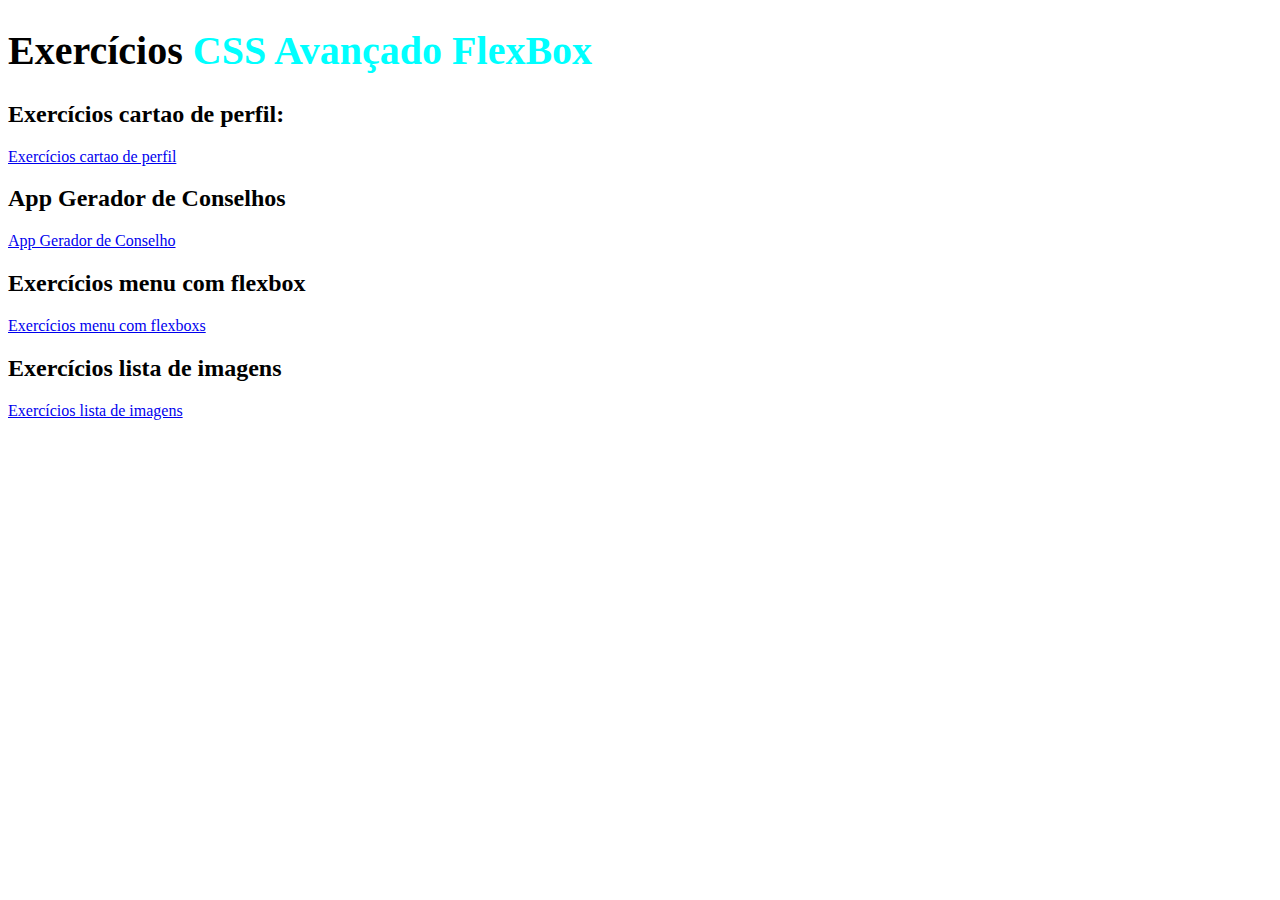
<file: index.html>
<!DOCTYPE html>
<html lang="pt-BR">
  <head>
    <meta charset="UTF-8" />
    <meta http-equiv="X-UA-Compatible" content="IE=edge" />
    <meta name="viewport" content="width=device-width, initial-scale=1.0" />
    <title>Desafios do curso DevQuest</title>
  </head>
  <style>
    h1 {
      color: rgb(0, 0, 0);
      font-size: 40px;
    }
    span {
      color: aqua;
    }
  </style>
  <body>
    <h1>Exercícios <span> CSS Avançado FlexBox</span></h1>

    <h2>Exercícios cartao de perfil:</h2>
    <a
      href="1-Exrercício cartao de perfil/profile-card-component-main/index.html  "
      target="_blank"
    >
      Exercícios cartao de perfil</a
    >

    <h2>App Gerador de Conselhos</h2>
    <a
      href="2-App Gerador de conselhos/advice-generator-app-main/index.html"
      target="_blank"
    >
      App Gerador de Conselho</a
    >

    <h2>Exercícios menu com flexbox</h2>
    <a
      href="3-Exercício menu com flexbox 📃/Exercício-menu-flexbox/index.html"
      target="_blank"
    >
      Exercícios menu com flexboxs</a
    >

    <h2>Exercícios lista de imagens</h2>
    <a
      href="4-Exercício lista de imagens/lista-imagens-pinturas/index.html"
      target="_blank"
    >
      Exercícios lista de imagens</a
    >
  </body>
</html>
</file>
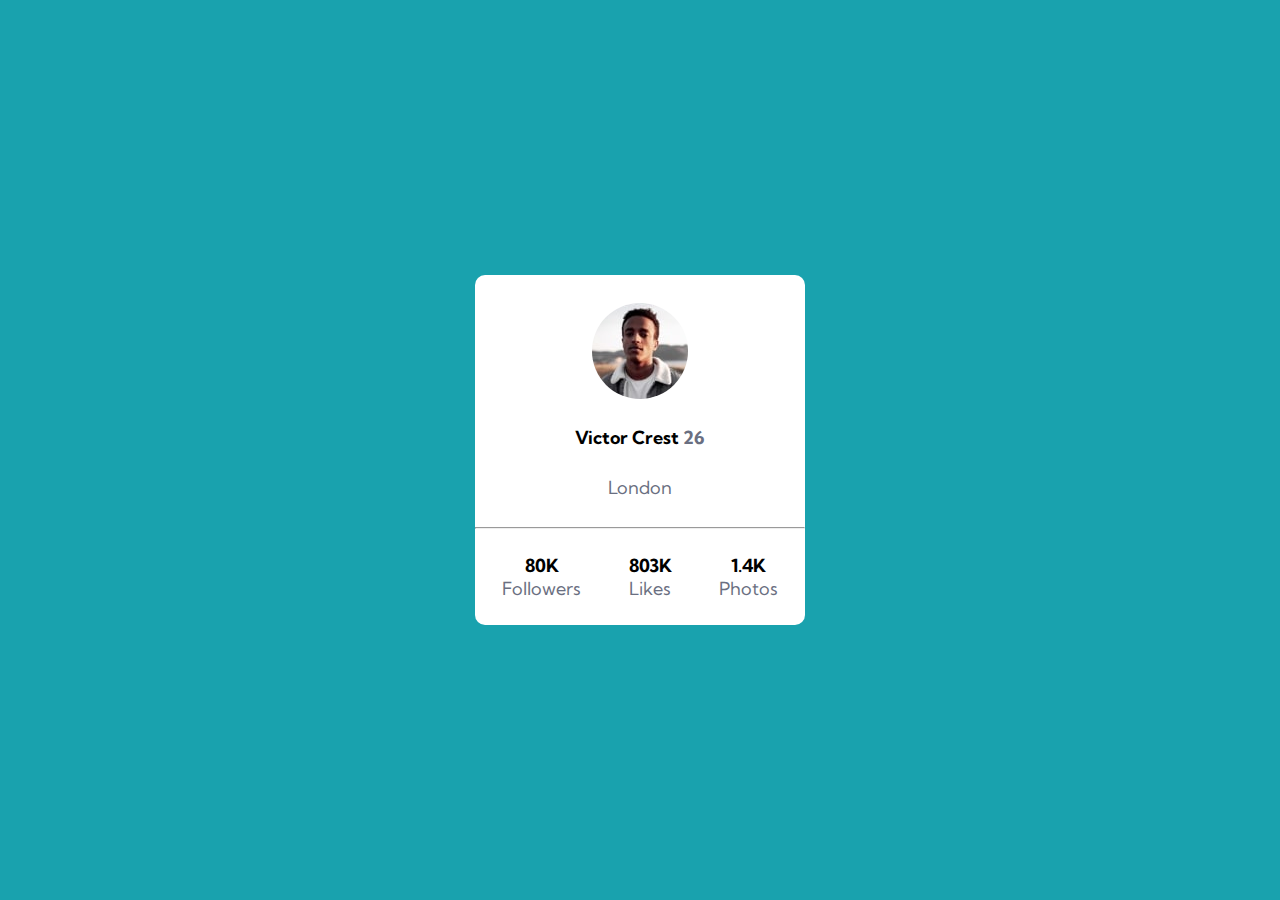
<file: 1-Exrercício cartao de perfil/profile-card-component-main/index.html>
<!DOCTYPE html>
<html lang="en">
  <head>
    <meta charset="UTF-8" />
    <meta name="viewport" content="width=device-width, initial-scale=1.0" />
    <link
      rel="icon"
      type="image/png"
      sizes="32x32"
      href="./src/images/favicon-32x32.png"
    />
    <link rel="stylesheet" href="./src/reset.css" />
    <link rel="stylesheet" href="./src/variables.css" />
    <link rel="stylesheet" href="./src/style.css" />
    <title>Frontend Mentor | Profile card component</title>
  </head>
  <body>
    <main class="container">
      <div class="cartao">
        <div class="informacao-1">
          <img
            class="perfil"
            src="./images/image-victor.jpg"
            alt="imagem de perfil"
          />
          <p>Victor Crest <span class="idade">26</span></p>
          <span class="cidade">London</span>
        </div>
        <hr />

        <ul class="informacao-2">
          <li class="conteudo">
            <p class="numeros">80K</p>
            <span class="quantidade">Followers</span>
          </li>

          <li class="conteudo">
            <p class="numeros">803K</p>
            <span class="quantidade">Likes</span>
          </li>

          <li class="conteudo">
            <p class="numeros">1.4K</p>
            <span class="quantidade">Photos</span>
          </li>
        </ul>
      </div>
    </main>
  </body>
</html>
</file>
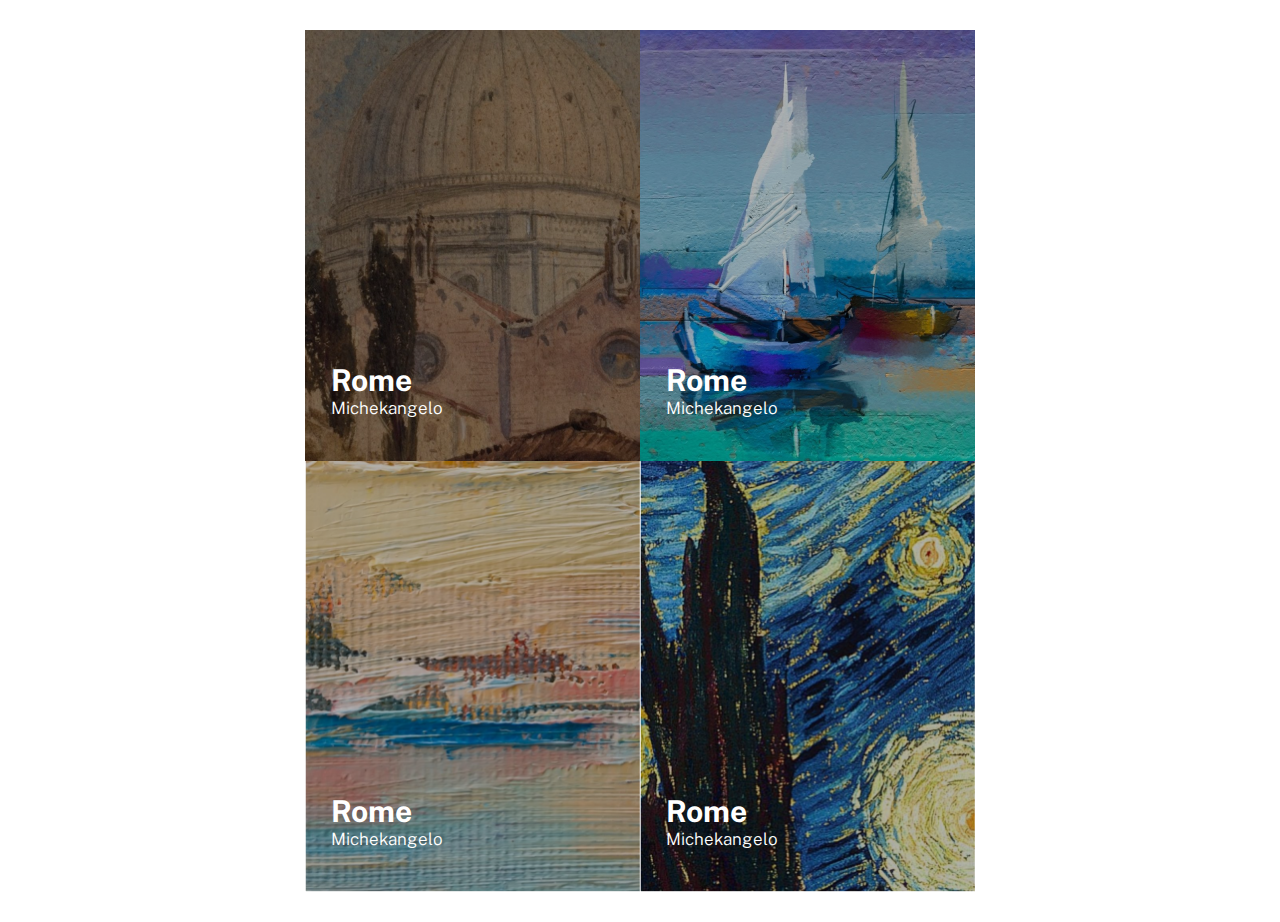
<file: 4-Exercício lista de imagens/lista-imagens-pinturas/index.html>
<!DOCTYPE html>
<html lang="en">
  <head>
    <meta charset="UTF-8" />
    <meta name="viewport" content="width=device-width, initial-scale=1.0" />
    <title>Lista de Imagens</title>
    <link rel="stylesheet" href="src/reset.css" />
    <link rel="stylesheet" href="src/style.css" />
    <link rel="stylesheet" href="src/responsive.css" />

    <link rel="preconnect" href="https://fonts.googleapis.com" />
    <link rel="preconnect" href="https://fonts.gstatic.com" crossorigin />
    <link
      href="https://fonts.googleapis.com/css2?family=Public+Sans:wght@300;400;800&display=swap"
      rel="stylesheet"
    />
  </head>
  <body>
    <main>
      <section class="container">
        <div class="pintura">
          <img src="./src/imagens/rome.png" alt="pintura rome" />

          <div class="informacoes">
            <h2 class="titulo">Rome</h2>
            <h3 class="subtitulo">Michekangelo</h3>
          </div>
        </div>

        <div class="pintura">
          <img src="./src/imagens/boat.png" alt="pintura boat" />

          <div class="informacoes">
            <h2 class="titulo">Rome</h2>
            <h3 class="subtitulo">Michekangelo</h3>
          </div>
        </div>
        <div class="pintura">
          <img src="./src/imagens/sand-and-sea.png" alt="pintura sand" />

          <div class="informacoes">
            <h2 class="titulo">Rome</h2>
            <h3 class="subtitulo">Michekangelo</h3>
          </div>
        </div>

        <div class="pintura">
          <img src="./src/imagens/starry-night.png" alt="pintura starry" />

          <div class="informacoes">
            <h2 class="titulo">Rome</h2>
            <h3 class="subtitulo">Michekangelo</h3>
          </div>
        </div>
      </section>
    </main>
  </body>
</html>
</file>
<file: 1-Exrercício cartao de perfil/profile-card-component-main/src/variables.css>
:root {
  --background-color: hsl(185, 75%, 39%);
  --text-color: hsl(227, 10%, 46%);
}
</file>
<file: 1-Exrercício cartao de perfil/profile-card-component-main/src/style.css>
@import url("https://fonts.googleapis.com/css2?family=Kumbh+Sans:wght@400;700&display=swap");

body {
  background-color: var(--background-color);
  height: 100vh;
  font-family: "Kumbh Sans", sans-serif;
  font-size: 18px;
}
hr {
  width: 100%;
}

.container {
  display: flex;
  justify-content: center;
  align-items: center;
  height: 100%;
}

.cartao {
  display: flex;
  flex-direction: column;
  justify-content: space-between;
  align-items: center;
  background-color: white;
  margin: 20px;
  width: 330px;
  height: 350px;
  gap: 20px;
  border-radius: 10px;
}

.perfil {
  border-radius: 50%;
  margin-top: 20px;
}

.cartao .informacao-1 {
  display: flex;
  flex-direction: column;
  justify-content: space-around;
  align-items: center;
  gap: 10px;
  height: 100%;
}

.cartao .informacao-2 {
  display: flex;
  align-items: center;
  justify-content: space-evenly;
  padding-bottom: 20px;
  text-align: center;
  margin: 5px;
  gap: 20px;
  width: 100%;
}

ul {
  list-style-type: none;
}

.cartao .informacao-1 p,
.informacao-2 .conteudo .numeros {
  font-weight: 700;
}

.cartao .informacao-1 .idade,
.cartao .informacao-1 .cidade,
.informacao-2 .conteudo .quantidade {
  color: var(--text-color);
}
</file>
<file: 4-Exercício lista de imagens/lista-imagens-pinturas/src/style.css>
body {
  font-family: "Public sans", sans-serif;
}

main {
  display: flex;

  min-height: 100vh;
  justify-content: center;
  align-items: center;
}

.container {
  display: flex;
  justify-content: center;
  gap: 20px;
  flex-wrap: wrap;
}

.container .pintura {
  width: 335px;
  height: 431px;

  position: relative;
}
.container .pintura img {
  width: 100%;
}

.container .pintura .informacoes {
  position: absolute;
  color: #ffffff;
  bottom: 43px;
  left: 26px;
}

.container .pintura .informacoes .titulo {
  font-size: 30px;
  font-weight: 700px;
  margin-bottom: 5;
}

.container .pintura .informacoes .subtitulo {
  font-size: 17px;
  font-weight: 300;
}
</file>
<file: 4-Exercício lista de imagens/lista-imagens-pinturas/src/responsive.css>
@media (max-width: 1440px) {
  .container {
    max-width: 900px;
    margin: 30px;
    gap: 0;
  }
}
</file>
